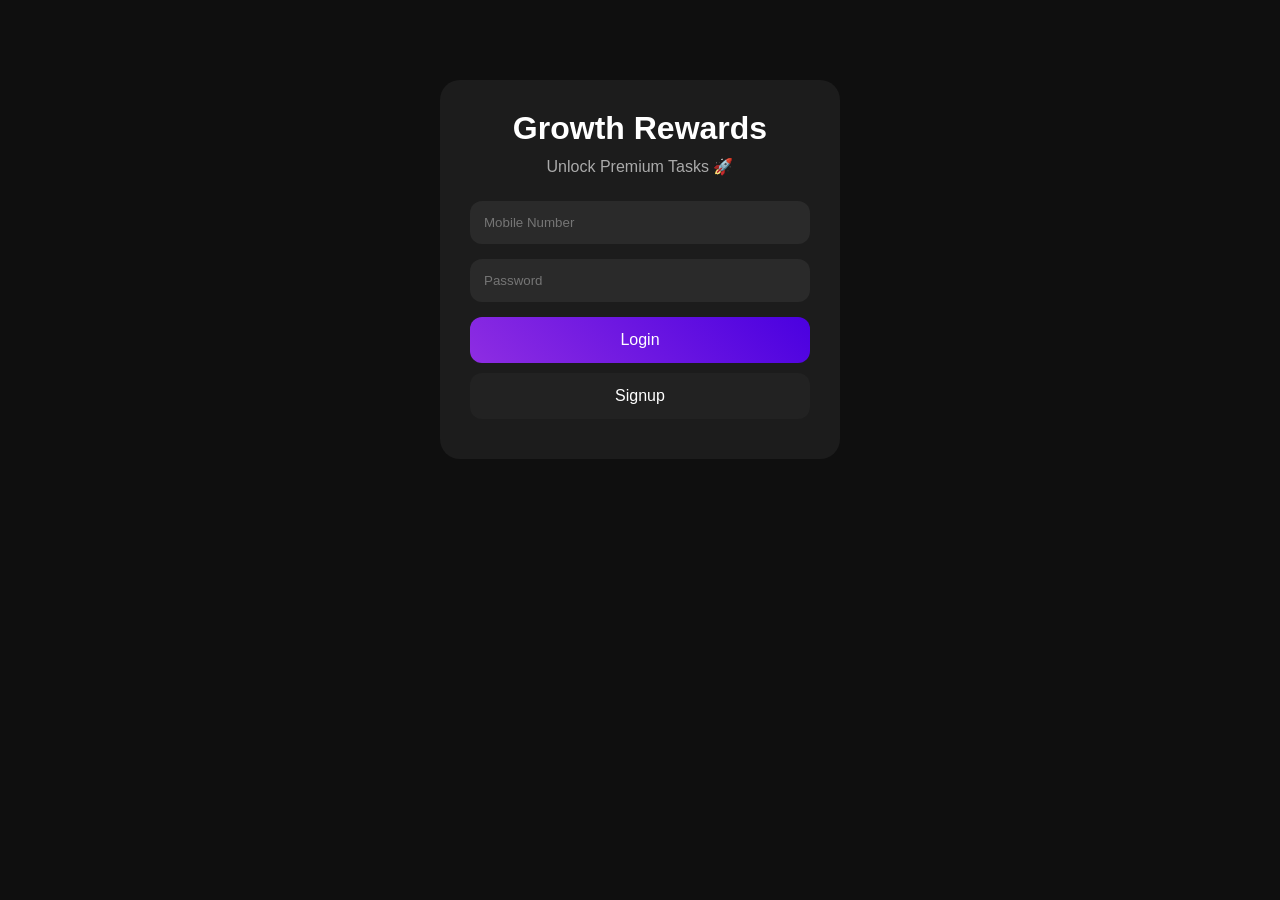
<file: index.html>
<!DOCTYPE html>
<html>
<head>
<meta charset="UTF-8">
<meta name="viewport" content="width=device-width, initial-scale=1.0">
<title>Login</title>
<link rel="stylesheet" href="style.css">
</head>
<body>

<div class="login-box">
<h1>Growth Rewards</h1>
<p>Unlock Premium Tasks 🚀</p>

<input type="text" placeholder="Mobile Number">
<input type="password" placeholder="Password">

<button onclick="window.location.href='home.html'">
Login
</button>

<button class="signup-btn"
onclick="window.location.href='signup.html'">
Signup
</button>
</div>

</body>
</html>
</file>
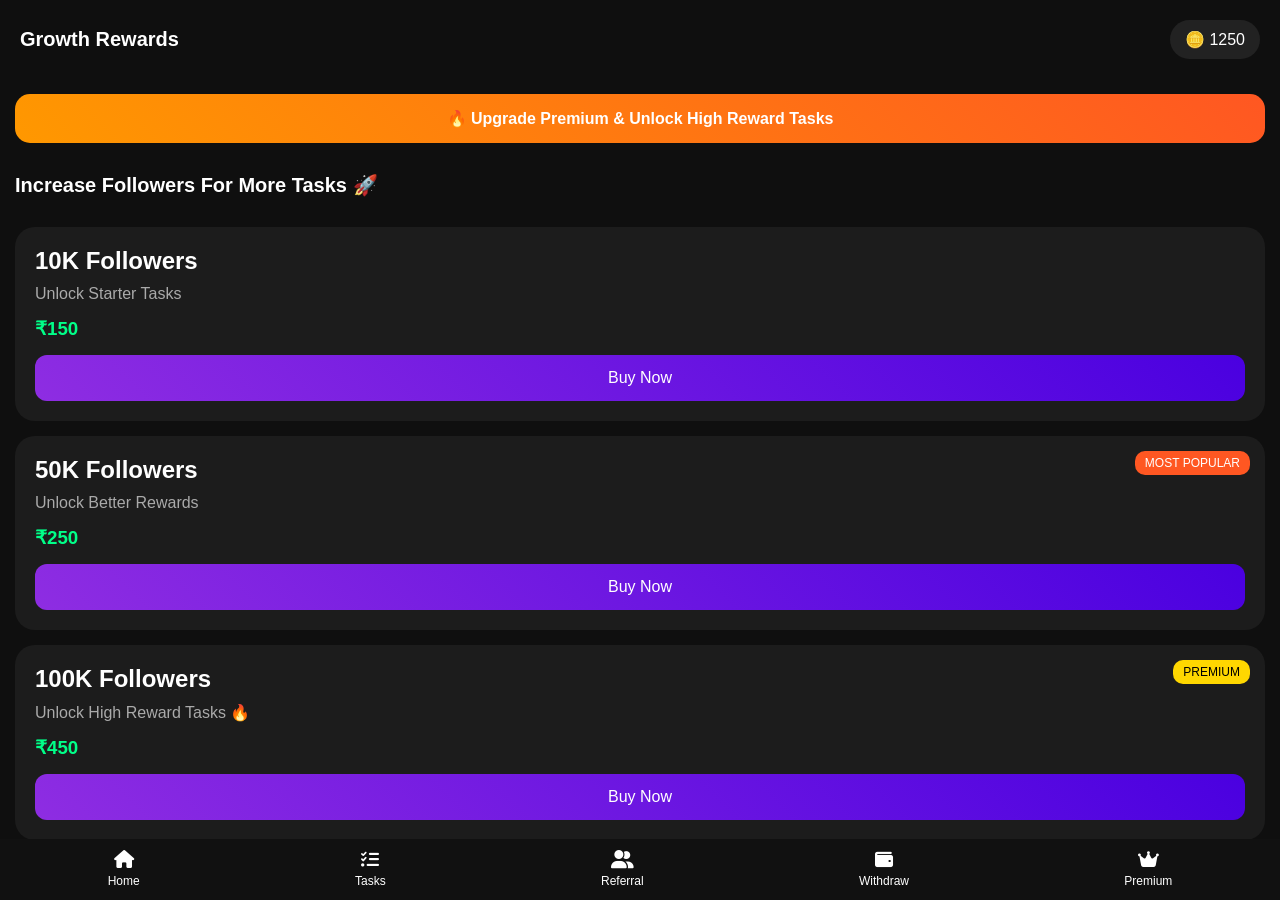
<file: home.html>
<!DOCTYPE html>
<html>
<head>
<meta charset="UTF-8">
<meta name="viewport" content="width=device-width, initial-scale=1.0">
<title>Home</title>
<link rel="stylesheet" href="style.css">
<link rel="stylesheet" href="https://cdnjs.cloudflare.com/ajax/libs/font-awesome/6.5.2/css/all.min.css">
</head>
<body>

<div class="topbar">
<div class="logo">Growth Rewards</div>
<div class="coins">🪙 1250</div>
</div>

<div class="premium-banner">
🔥 Upgrade Premium & Unlock High Reward Tasks
</div>

<div class="section-title">
Increase Followers For More Tasks 🚀
</div>

<div class="card">
<h2>10K Followers</h2>
<p>Unlock Starter Tasks</p>
<h3>₹150</h3>
<button onclick="payNow(150)">Buy Now</button>
</div>

<div class="card popular">
<div class="tag">MOST POPULAR</div>
<h2>50K Followers</h2>
<p>Unlock Better Rewards</p>
<h3>₹250</h3>
<button onclick="payNow(250)">Buy Now</button>
</div>

<div class="card premium-card">
<div class="tag gold">PREMIUM</div>
<h2>100K Followers</h2>
<p>Unlock High Reward Tasks 🔥</p>
<h3>₹450</h3>
<button onclick="payNow(450)">Buy Now</button>
</div>

<div class="bottom-nav">
<div onclick="window.location.href='home.html'">
<i class="fa-solid fa-house"></i>
<span>Home</span>
</div>

<div onclick="window.location.href='tasks.html'">
<i class="fa-solid fa-list-check"></i>
<span>Tasks</span>
</div>

<div onclick="window.location.href='referral.html'">
<i class="fa-solid fa-user-group"></i>
<span>Referral</span>
</div>

<div onclick="window.location.href='withdraw.html'">
<i class="fa-solid fa-wallet"></i>
<span>Withdraw</span>
</div>

<div onclick="window.location.href='premium.html'">
<i class="fa-solid fa-crown"></i>
<span>Premium</span>
</div>
</div>

<script src="script.js"></script>
</body>
</html>
</file>
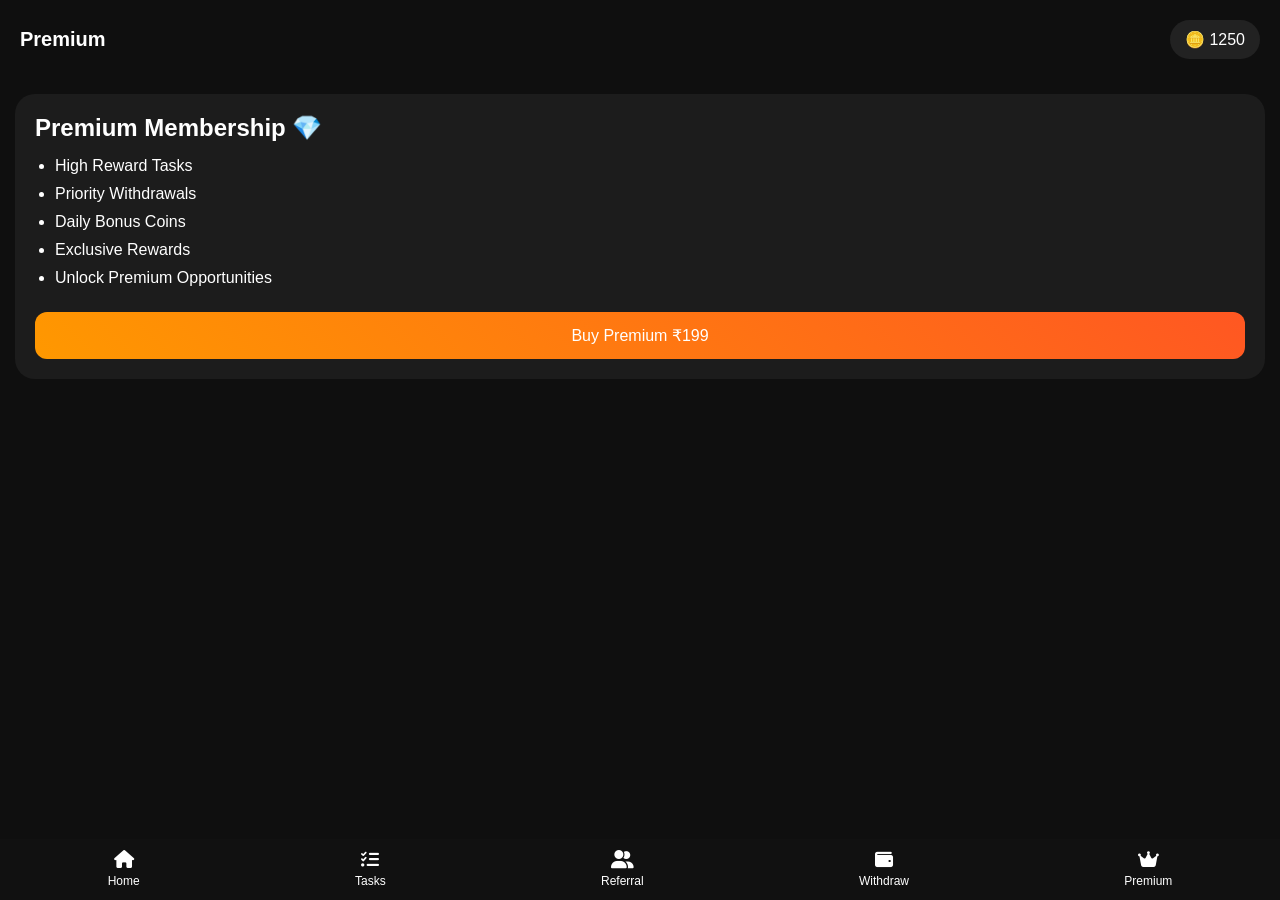
<file: premium.html>
<!DOCTYPE html>
<html>
<head>
<meta charset="UTF-8">
<meta name="viewport" content="width=device-width, initial-scale=1.0">
<title>Premium</title>
<link rel="stylesheet" href="style.css">
<link rel="stylesheet" href="https://cdnjs.cloudflare.com/ajax/libs/font-awesome/6.5.2/css/all.min.css">
</head>
<body>

<div class="topbar">
<div class="logo">Premium</div>
<div class="coins">🪙 1250</div>
</div>

<div class="premium-box">
<h2>Premium Membership 💎</h2>

<ul>
<li>High Reward Tasks</li>
<li>Priority Withdrawals</li>
<li>Daily Bonus Coins</li>
<li>Exclusive Rewards</li>
<li>Unlock Premium Opportunities</li>
</ul>

<button onclick="payNow(199)">
Buy Premium ₹199
</button>
</div>

<div class="bottom-nav">
<div onclick="window.location.href='home.html'">
<i class="fa-solid fa-house"></i>
<span>Home</span>
</div>

<div onclick="window.location.href='tasks.html'">
<i class="fa-solid fa-list-check"></i>
<span>Tasks</span>
</div>

<div onclick="window.location.href='referral.html'">
<i class="fa-solid fa-user-group"></i>
<span>Referral</span>
</div>

<div onclick="window.location.href='withdraw.html'">
<i class="fa-solid fa-wallet"></i>
<span>Withdraw</span>
</div>

<div onclick="window.location.href='premium.html'">
<i class="fa-solid fa-crown"></i>
<span>Premium</span>
</div>
</div>

<script src="script.js"></script>
</body>
</html>
</file>
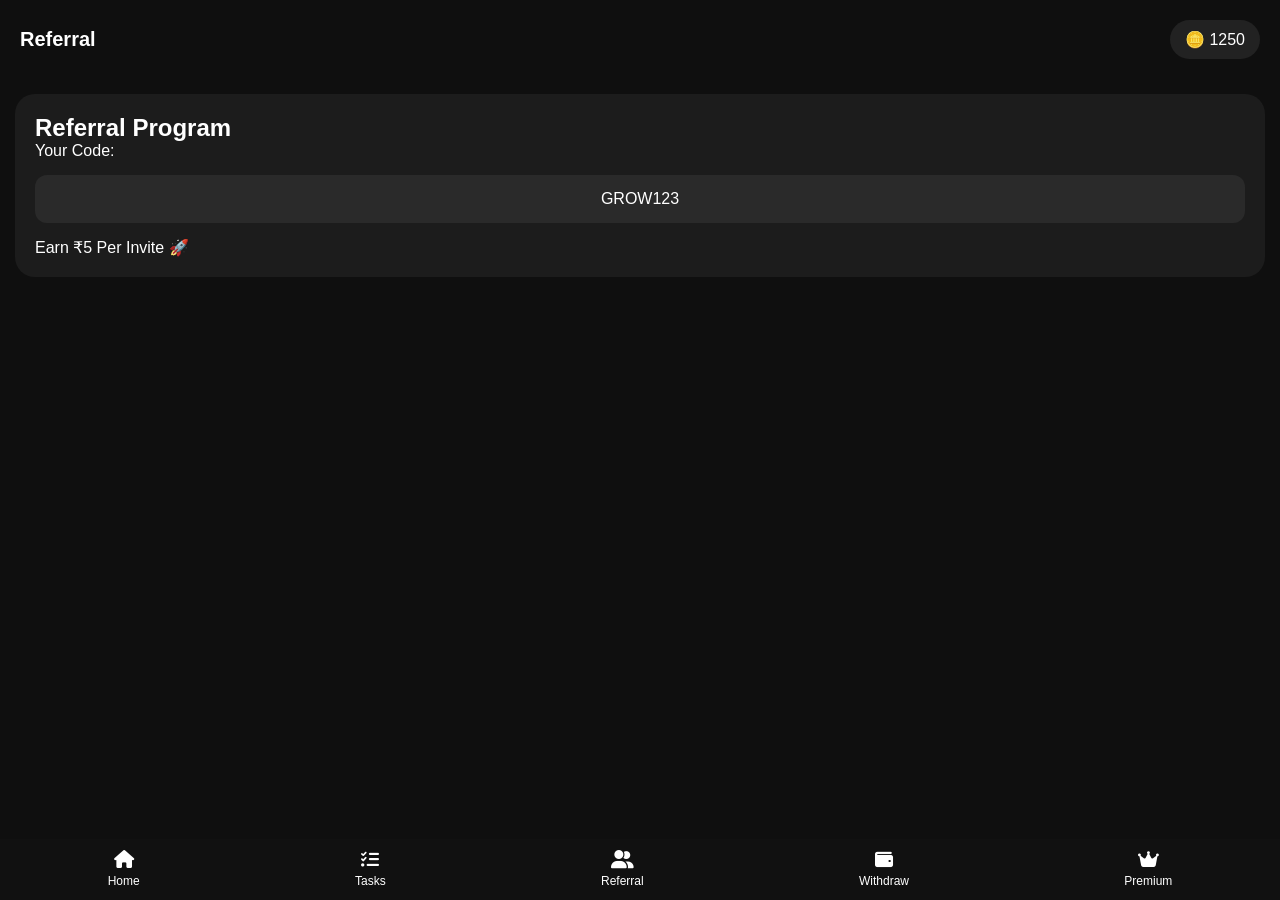
<file: referral.html>
<!DOCTYPE html>
<html>
<head>
<meta charset="UTF-8">
<meta name="viewport" content="width=device-width, initial-scale=1.0">
<title>Referral</title>
<link rel="stylesheet" href="style.css">
<link rel="stylesheet" href="https://cdnjs.cloudflare.com/ajax/libs/font-awesome/6.5.2/css/all.min.css">
</head>
<body>

<div class="topbar">
<div class="logo">Referral</div>
<div class="coins">🪙 1250</div>
</div>

<div class="referral-box">
<h2>Referral Program</h2>
<p>Your Code:</p>

<div class="ref-code" onclick="copyReferral()">
GROW123
</div>

<p>Earn ₹5 Per Invite 🚀</p>
</div>

<div class="bottom-nav">
<div onclick="window.location.href='home.html'">
<i class="fa-solid fa-house"></i>
<span>Home</span>
</div>

<div onclick="window.location.href='tasks.html'">
<i class="fa-solid fa-list-check"></i>
<span>Tasks</span>
</div>

<div onclick="window.location.href='referral.html'">
<i class="fa-solid fa-user-group"></i>
<span>Referral</span>
</div>

<div onclick="window.location.href='withdraw.html'">
<i class="fa-solid fa-wallet"></i>
<span>Withdraw</span>
</div>

<div onclick="window.location.href='premium.html'">
<i class="fa-solid fa-crown"></i>
<span>Premium</span>
</div>
</div>

<script src="script.js"></script>
</body>
</html>
</file>
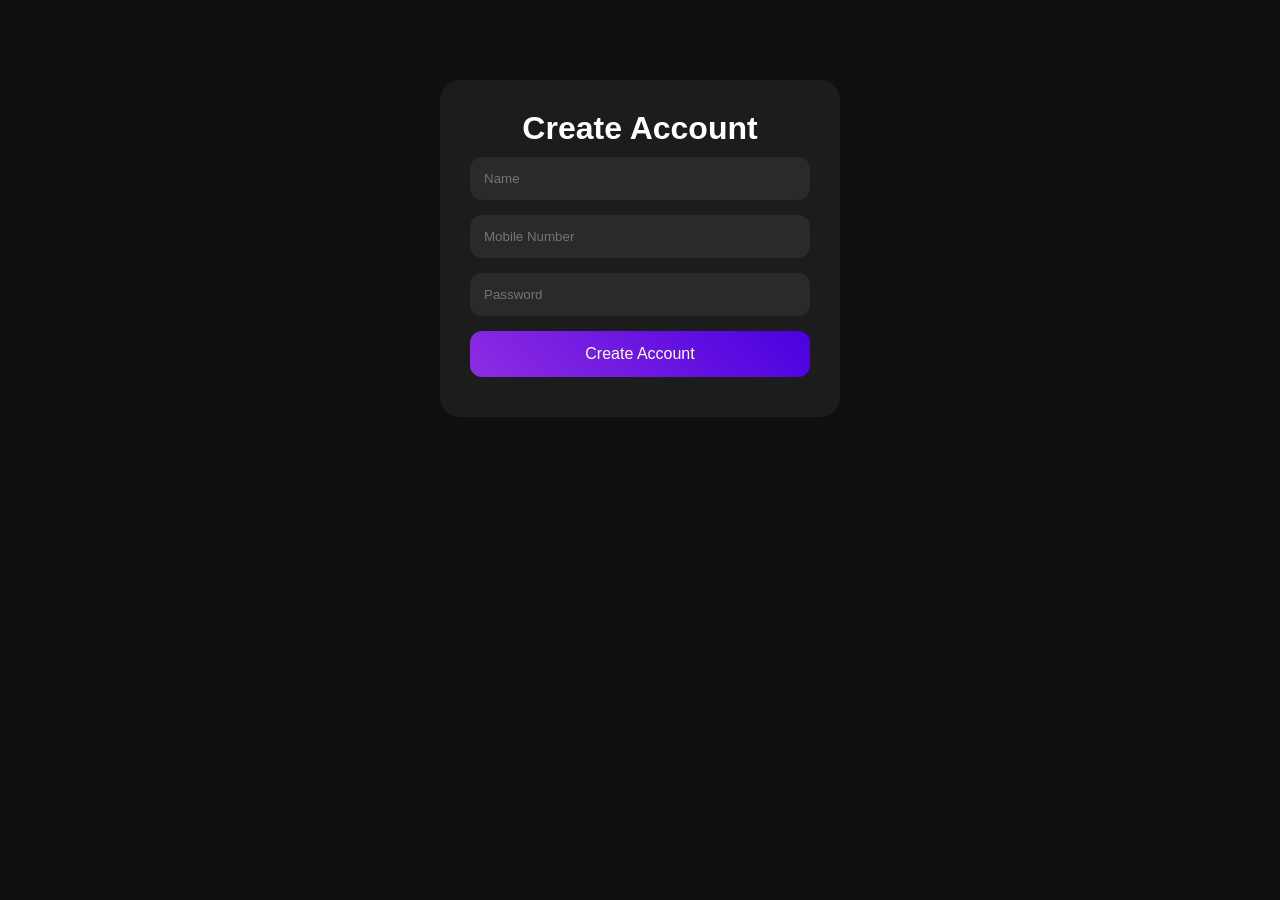
<file: signup.html>
<!DOCTYPE html>
<html>
<head>
<meta charset="UTF-8">
<meta name="viewport" content="width=device-width, initial-scale=1.0">
<title>Signup</title>
<link rel="stylesheet" href="style.css">
</head>
<body>

<div class="login-box">
<h1>Create Account</h1>

<input type="text" placeholder="Name">
<input type="text" placeholder="Mobile Number">
<input type="password" placeholder="Password">

<button onclick="window.location.href='home.html'">
Create Account
</button>
</div>

</body>
</html>
</file>
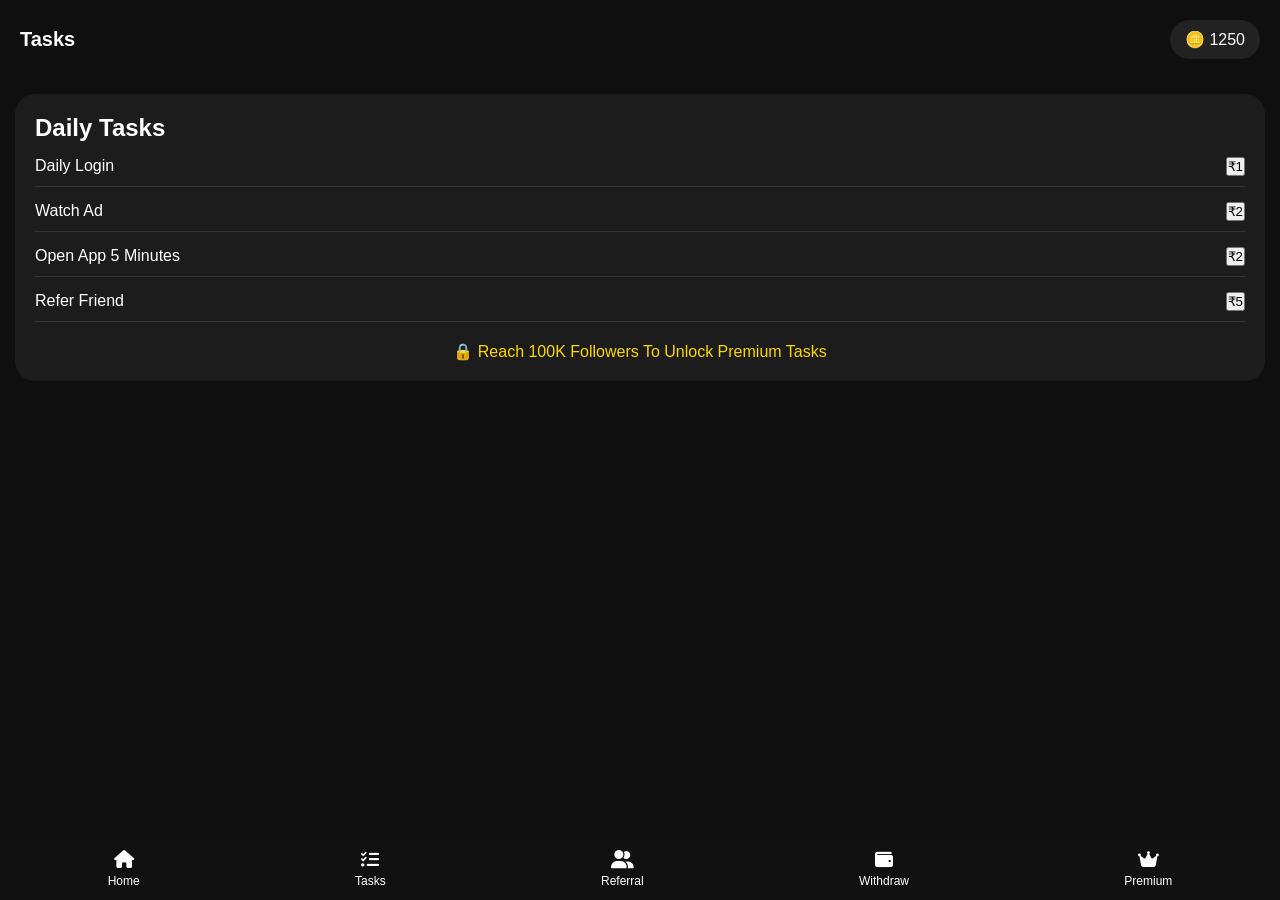
<file: tasks.html>
<!DOCTYPE html>
<html>
<head>
<meta charset="UTF-8">
<meta name="viewport" content="width=device-width, initial-scale=1.0">
<title>Tasks</title>
<link rel="stylesheet" href="style.css">
<link rel="stylesheet" href="https://cdnjs.cloudflare.com/ajax/libs/font-awesome/6.5.2/css/all.min.css">
</head>
<body>

<div class="topbar">
<div class="logo">Tasks</div>
<div class="coins">🪙 1250</div>
</div>

<div class="tasks-box">
<h2>Daily Tasks</h2>

<div class="task-item">
<span>Daily Login</span>
<button onclick="completeTask('Daily Login',1)">₹1</button>
</div>

<div class="task-item">
<span>Watch Ad</span>
<button onclick="completeTask('Watch Ad',2)">₹2</button>
</div>

<div class="task-item">
<span>Open App 5 Minutes</span>
<button onclick="completeTask('Open App',2)">₹2</button>
</div>

<div class="task-item">
<span>Refer Friend</span>
<button onclick="completeTask('Referral',5)">₹5</button>
</div>

<div class="locked">
🔒 Reach 100K Followers To Unlock Premium Tasks
</div>
</div>

<div class="bottom-nav">
<div onclick="window.location.href='home.html'">
<i class="fa-solid fa-house"></i>
<span>Home</span>
</div>

<div onclick="window.location.href='tasks.html'">
<i class="fa-solid fa-list-check"></i>
<span>Tasks</span>
</div>

<div onclick="window.location.href='referral.html'">
<i class="fa-solid fa-user-group"></i>
<span>Referral</span>
</div>

<div onclick="window.location.href='withdraw.html'">
<i class="fa-solid fa-wallet"></i>
<span>Withdraw</span>
</div>

<div onclick="window.location.href='premium.html'">
<i class="fa-solid fa-crown"></i>
<span>Premium</span>
</div>
</div>

<script src="script.js"></script>
</body>
</html>
</file>
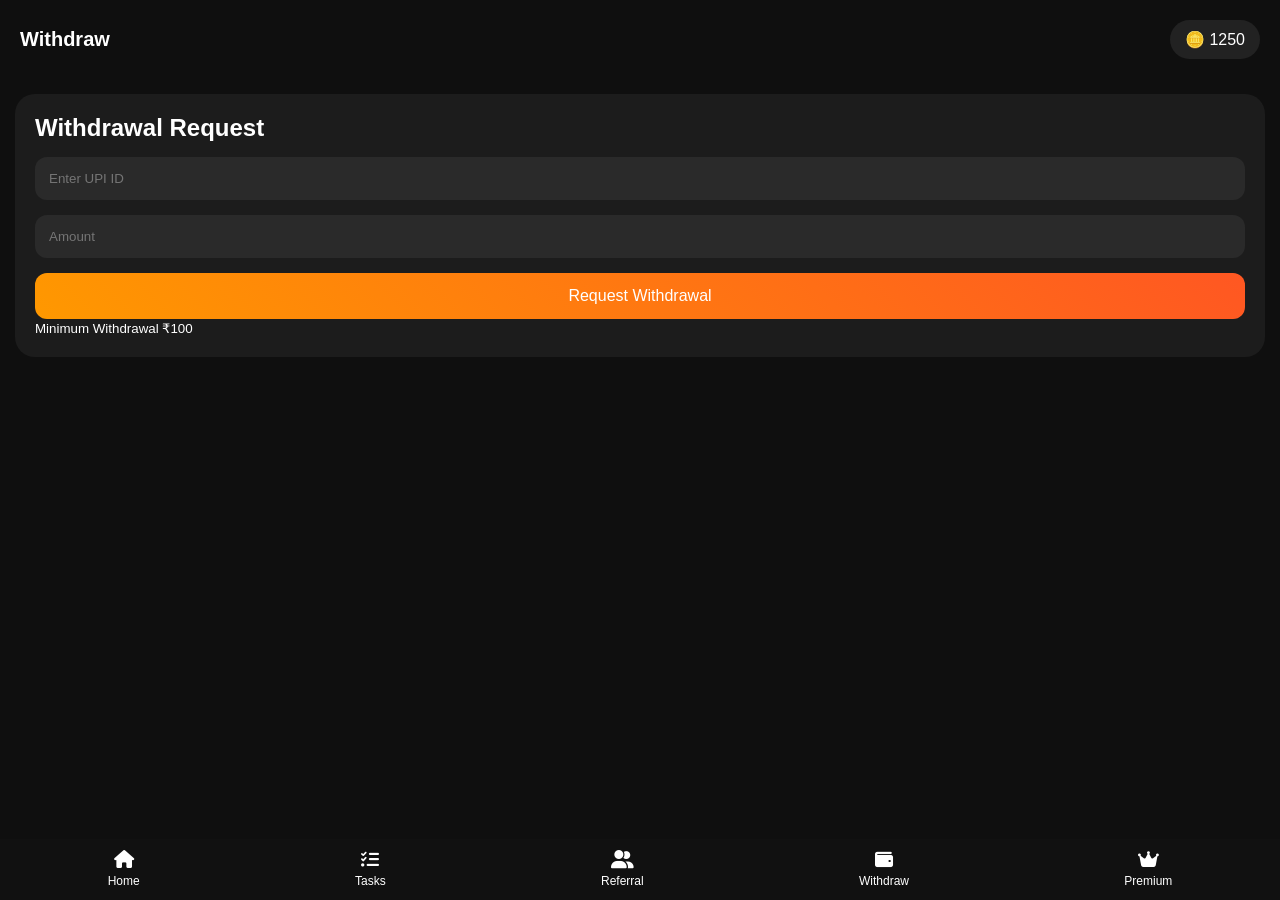
<file: withdraw.html>
<!DOCTYPE html>
<html>
<head>
<meta charset="UTF-8">
<meta name="viewport" content="width=device-width, initial-scale=1.0">
<title>Withdraw</title>
<link rel="stylesheet" href="style.css">
<link rel="stylesheet" href="https://cdnjs.cloudflare.com/ajax/libs/font-awesome/6.5.2/css/all.min.css">
</head>
<body>

<div class="topbar">
<div class="logo">Withdraw</div>
<div class="coins">🪙 1250</div>
</div>

<div class="withdraw-box">
<h2>Withdrawal Request</h2>

<input type="text" id="upi" placeholder="Enter UPI ID">
<input type="number" id="withdrawAmount" placeholder="Amount">

<button onclick="requestWithdraw()">
Request Withdrawal
</button>

<small>Minimum Withdrawal ₹100</small>
</div>

<div class="bottom-nav">
<div onclick="window.location.href='home.html'">
<i class="fa-solid fa-house"></i>
<span>Home</span>
</div>

<div onclick="window.location.href='tasks.html'">
<i class="fa-solid fa-list-check"></i>
<span>Tasks</span>
</div>

<div onclick="window.location.href='referral.html'">
<i class="fa-solid fa-user-group"></i>
<span>Referral</span>
</div>

<div onclick="window.location.href='withdraw.html'">
<i class="fa-solid fa-wallet"></i>
<span>Withdraw</span>
</div>

<div onclick="window.location.href='premium.html'">
<i class="fa-solid fa-crown"></i>
<span>Premium</span>
</div>
</div>

<script src="script.js"></script>
</body>
</html>
</file>
<file: style.css>
*{
  margin:0;
  padding:0;
  box-sizing:border-box;
  font-family:Poppins,sans-serif;
}

body{
  background:#0f0f0f;
  color:white;
}

.page{
  display:none;
}

.active{
  display:block;
}

.login-box{
  width:90%;
  max-width:400px;
  margin:80px auto;
  background:#1c1c1c;
  padding:30px;
  border-radius:20px;
  text-align:center;
}

.login-box h1{
  margin-bottom:10px;
}

.login-box p{
  color:#aaa;
  margin-bottom:25px;
}

.login-box input{
  width:100%;
  padding:14px;
  margin-bottom:15px;
  border:none;
  border-radius:12px;
  background:#2a2a2a;
  color:white;
}

.login-box button{
  width:100%;
  padding:14px;
  border:none;
  border-radius:12px;
  background:linear-gradient(45deg,#8e2de2,#4a00e0);
  color:white;
  font-size:16px;
  margin-bottom:10px;
}

.signup-btn{
  background:#222 !important;
}

.topbar{
  display:flex;
  justify-content:space-between;
  align-items:center;
  padding:20px;
}

.logo{
  font-size:20px;
  font-weight:bold;
}

.coins{
  background:#222;
  padding:10px 15px;
  border-radius:30px;
}

.premium-banner{
  margin:15px;
  background:linear-gradient(45deg,#ff9800,#ff5722);
  padding:15px;
  border-radius:15px;
  text-align:center;
  font-weight:bold;
}

.section-title{
  padding:15px;
  font-size:20px;
  font-weight:bold;
}

.card{
  background:#1c1c1c;
  margin:15px;
  padding:20px;
  border-radius:20px;
  position:relative;
}

.card h2{
  margin-bottom:10px;
}

.card p{
  color:#aaa;
}

.card h3{
  margin-top:15px;
  margin-bottom:15px;
  color:#00ff88;
}

.card button{
  width:100%;
  padding:14px;
  border:none;
  border-radius:12px;
  background:linear-gradient(45deg,#8e2de2,#4a00e0);
  color:white;
  font-size:16px;
}

.tag{
  position:absolute;
  top:15px;
  right:15px;
  background:#ff5722;
  padding:5px 10px;
  border-radius:10px;
  font-size:12px;
}

.gold{
  background:gold;
  color:black;
}

.tasks-box,
.referral-box,
.withdraw-box,
.premium-box{
  background:#1c1c1c;
  margin:15px;
  padding:20px;
  border-radius:20px;
}

.task-item{
  display:flex;
  justify-content:space-between;
  margin-top:15px;
  padding-bottom:10px;
  border-bottom:1px solid #333;
}

.locked{
  margin-top:20px;
  color:gold;
  text-align:center;
}

.ref-code{
  background:#2a2a2a;
  padding:15px;
  border-radius:12px;
  text-align:center;
  margin:15px 0;
}

.withdraw-box input{
  width:100%;
  padding:14px;
  margin-top:15px;
  border:none;
  border-radius:12px;
  background:#2a2a2a;
  color:white;
}

.withdraw-box button,
.premium-box button{
  width:100%;
  padding:14px;
  border:none;
  border-radius:12px;
  margin-top:15px;
  background:linear-gradient(45deg,#ff9800,#ff5722);
  color:white;
  font-size:16px;
}

.premium-box ul{
  margin-top:15px;
  padding-left:20px;
}

.premium-box li{
  margin-bottom:10px;
}

.bottom-nav{
  position:fixed;
  bottom:0;
  width:100%;
  background:#111;
  display:flex;
  justify-content:space-around;
  padding:12px 0;
}

.bottom-nav div{
  display:flex;
  flex-direction:column;
  align-items:center;
  font-size:12px;
  color:white;
}

.bottom-nav i{
  margin-bottom:5px;
  font-size:18px;
}
</file>
